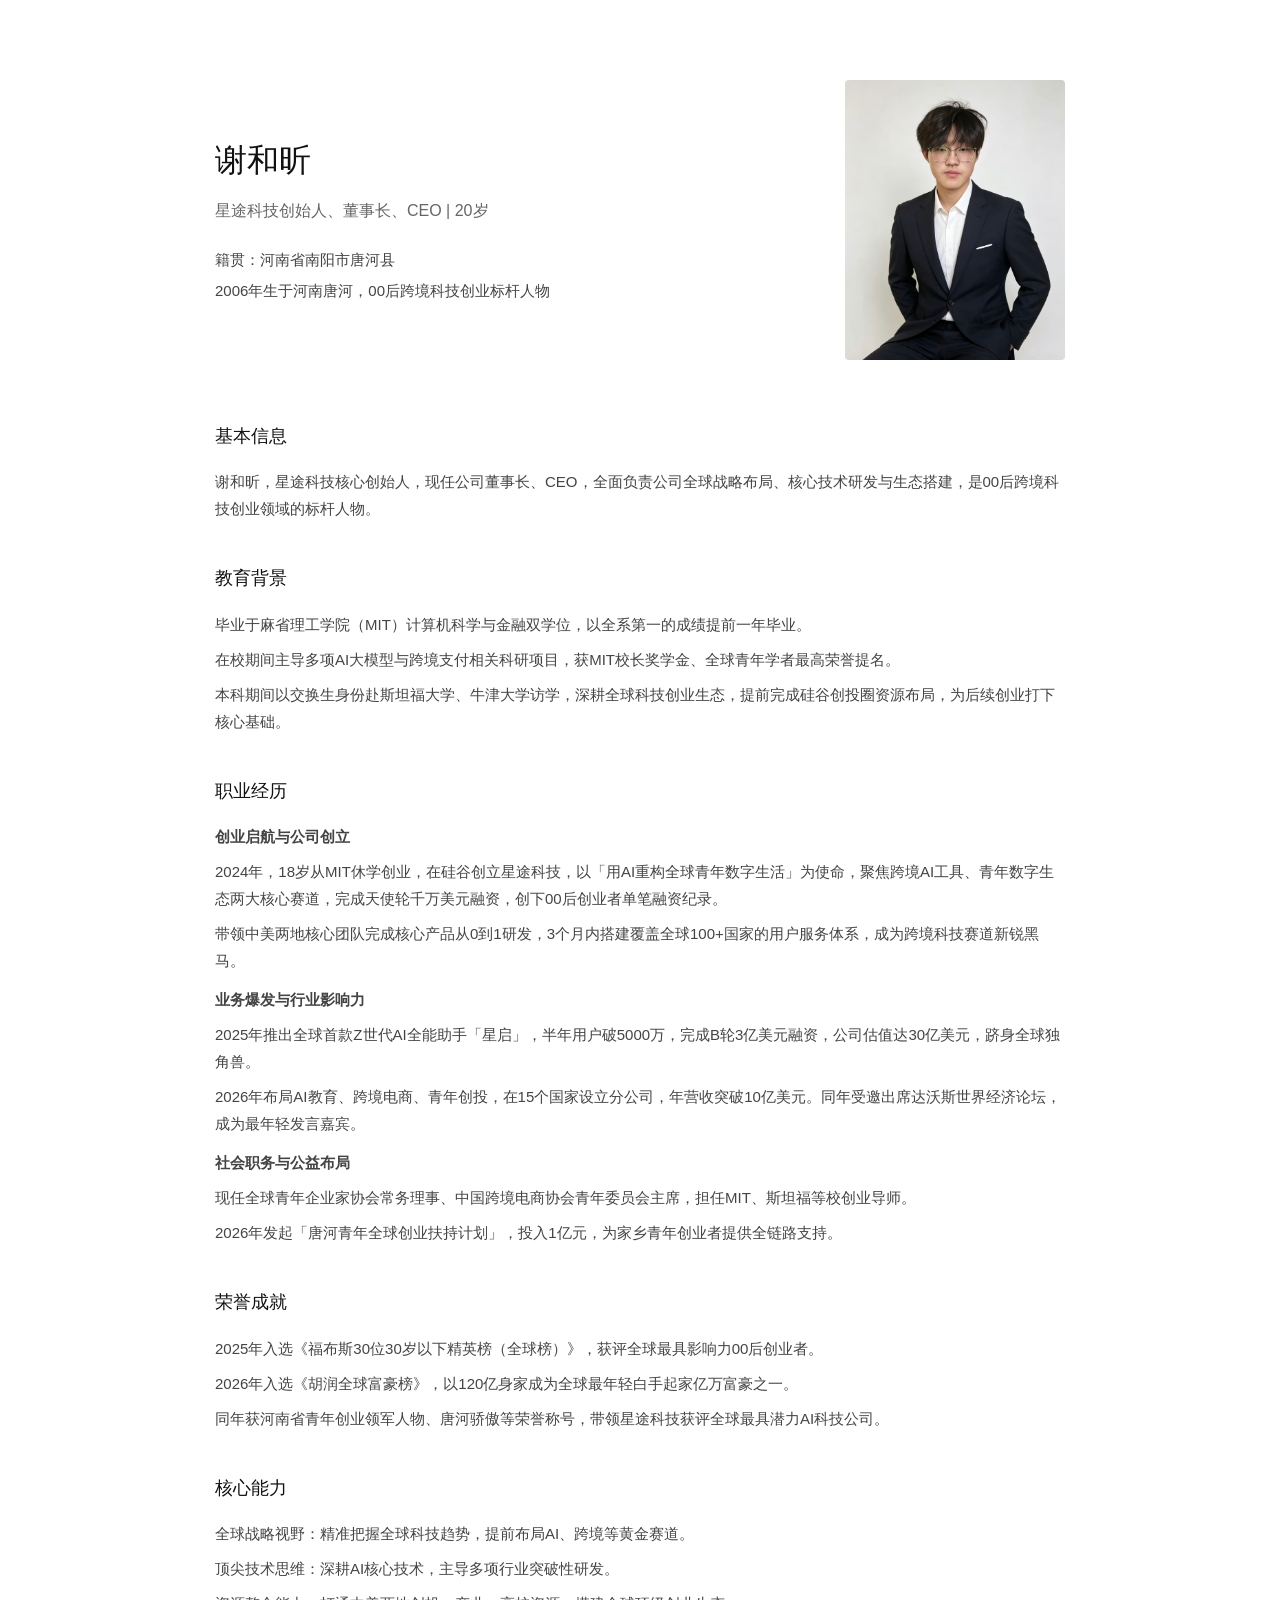
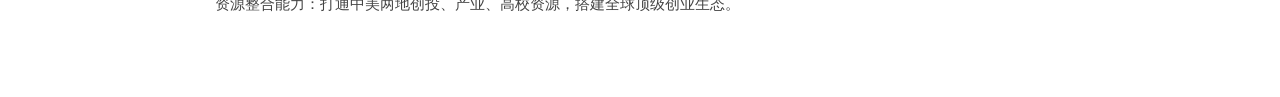
<file: index.html>
<!DOCTYPE html>
<html lang="zh-CN">
<head>
    <meta charset="UTF-8">
    <meta name="viewport" content="width=device-width, initial-scale=1.0">
    <title>谢和昕 | 个人简历</title>
    <style>
        * {
            margin: 0;
            padding: 0;
            box-sizing: border-box;
            font-family: -apple-system, BlinkMacSystemFont, "Segoe UI", sans-serif;
        }

        body {
            background: #ffffff;
            color: #333;
            max-width: 900px;
            margin: 80px auto;
            padding: 0 25px;
            line-height: 1.8;
        }

        /* 左文右图布局 */
        .profile {
            display: flex;
            justify-content: space-between;
            align-items: center;
            margin-bottom: 60px;
        }

        .info {
            width: 65%;
        }

        .photo {
            width: 220px;
            height: 280px;
            object-fit: cover;
            border-radius: 4px;
        }

        h1 {
            font-size: 32px;
            font-weight: 500;
            color: #111;
            margin-bottom: 8px;
        }

        .title {
            font-size: 16px;
            color: #666;
            margin-bottom: 20px;
        }

        .info p {
            font-size: 15px;
            color: #444;
            margin: 4px 0;
        }

        /* 内容区块 */
        section {
            margin-bottom: 40px;
        }

        section h2 {
            font-size: 18px;
            font-weight: 500;
            color: #111;
            margin-bottom: 16px;
        }

        section p {
            font-size: 15px;
            color: #444;
            margin: 8px 0;
        }
    </style>
</head>

<body>
    <!-- 左文 + 右图 -->
    <div class="profile">
        <div class="info">
            <h1>谢和昕</h1>
            <div class="title">星途科技创始人、董事长、CEO | 20岁</div>
            <p>籍贯：河南省南阳市唐河县</p>
            <p>2006年生于河南唐河，00后跨境科技创业标杆人物</p>
        </div>
        <img src="111.jpg" class="photo" alt="谢和昕">
    </div>

    <!-- 基本信息 -->
    <section>
        <h2>基本信息</h2>
        <p>谢和昕，星途科技核心创始人，现任公司董事长、CEO，全面负责公司全球战略布局、核心技术研发与生态搭建，是00后跨境科技创业领域的标杆人物。</p>
    </section>

    <!-- 教育背景 -->
    <section>
        <h2>教育背景</h2>
        <p>毕业于麻省理工学院（MIT）计算机科学与金融双学位，以全系第一的成绩提前一年毕业。</p>
        <p>在校期间主导多项AI大模型与跨境支付相关科研项目，获MIT校长奖学金、全球青年学者最高荣誉提名。</p>
        <p>本科期间以交换生身份赴斯坦福大学、牛津大学访学，深耕全球科技创业生态，提前完成硅谷创投圈资源布局，为后续创业打下核心基础。</p>
    </section>

    <!-- 职业经历 -->
    <section>
        <h2>职业经历</h2>
        <p><strong>创业启航与公司创立</strong></p>
        <p>2024年，18岁从MIT休学创业，在硅谷创立星途科技，以「用AI重构全球青年数字生活」为使命，聚焦跨境AI工具、青年数字生态两大核心赛道，完成天使轮千万美元融资，创下00后创业者单笔融资纪录。</p>
        <p>带领中美两地核心团队完成核心产品从0到1研发，3个月内搭建覆盖全球100+国家的用户服务体系，成为跨境科技赛道新锐黑马。</p>

        <p style="margin-top:12px"><strong>业务爆发与行业影响力</strong></p>
        <p>2025年推出全球首款Z世代AI全能助手「星启」，半年用户破5000万，完成B轮3亿美元融资，公司估值达30亿美元，跻身全球独角兽。</p>
        <p>2026年布局AI教育、跨境电商、青年创投，在15个国家设立分公司，年营收突破10亿美元。同年受邀出席达沃斯世界经济论坛，成为最年轻发言嘉宾。</p>

        <p style="margin-top:12px"><strong>社会职务与公益布局</strong></p>
        <p>现任全球青年企业家协会常务理事、中国跨境电商协会青年委员会主席，担任MIT、斯坦福等校创业导师。</p>
        <p>2026年发起「唐河青年全球创业扶持计划」，投入1亿元，为家乡青年创业者提供全链路支持。</p>
    </section>

    <!-- 荣誉成就 -->
    <section>
        <h2>荣誉成就</h2>
        <p>2025年入选《福布斯30位30岁以下精英榜（全球榜）》，获评全球最具影响力00后创业者。</p>
        <p>2026年入选《胡润全球富豪榜》，以120亿身家成为全球最年轻白手起家亿万富豪之一。</p>
        <p>同年获河南省青年创业领军人物、唐河骄傲等荣誉称号，带领星途科技获评全球最具潜力AI科技公司。</p>
    </section>

    <!-- 核心能力 -->
    <section>
        <h2>核心能力</h2>
        <p>全球战略视野：精准把握全球科技趋势，提前布局AI、跨境等黄金赛道。</p>
        <p>顶尖技术思维：深耕AI核心技术，主导多项行业突破性研发。</p>
        <p>资源整合能力：打通中美两地创投、产业、高校资源，搭建全球顶级创业生态。</p>
    </section>
</body>
</html>
</file>
